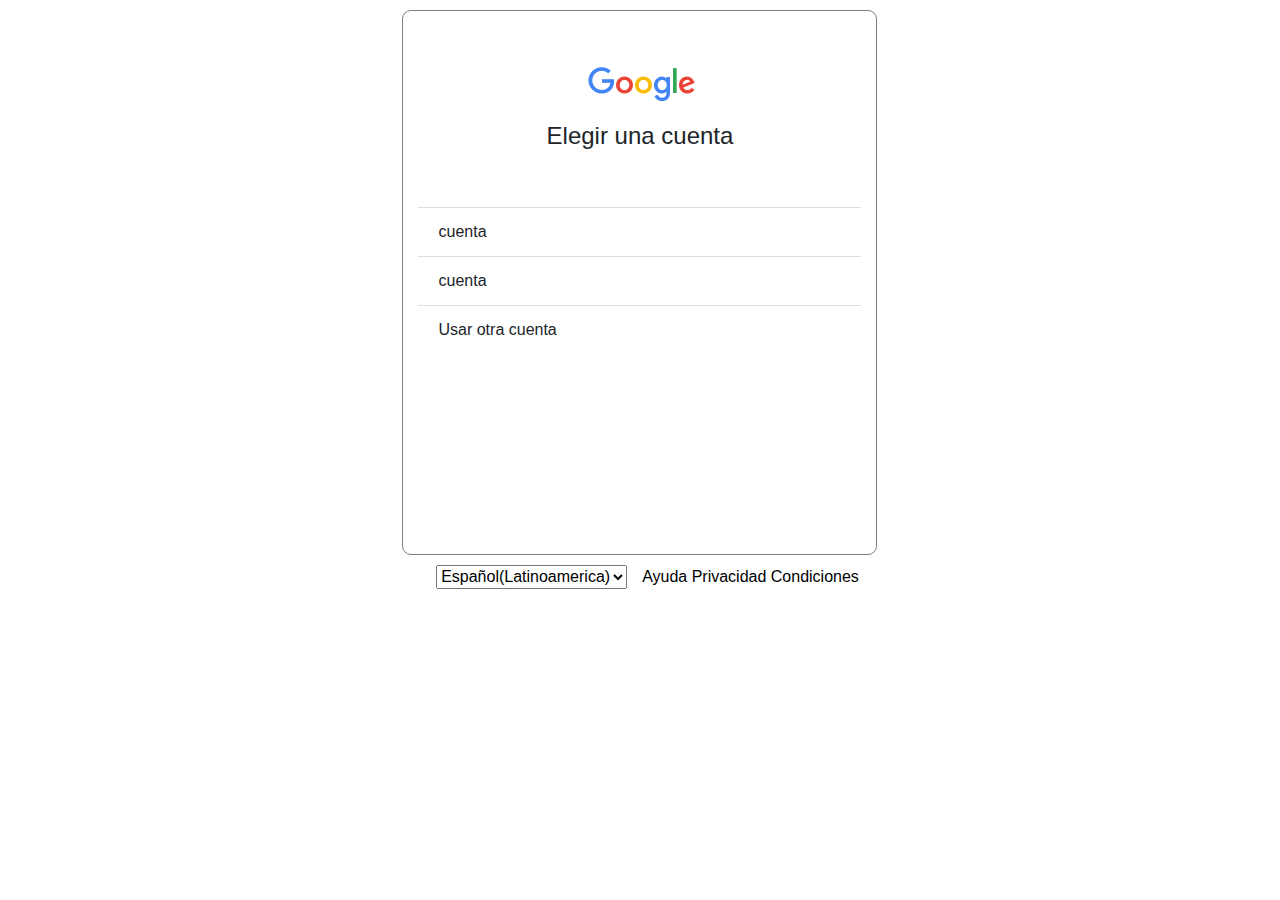
<file: Proyecto Poo/elegir_cuenta.html>
<!DOCTYPE html>
<html lang="es">
<head>
	<meta charset="utf-8">
	<meta name="viewport" content="width=device-width, user-scalable=no, initial-scale=1.0, maximum-scale=1.0, minimum-scale=1.0">
	<link rel="stylesheet" href="css/bootstrap.min.css">
	<link rel="stylesheet" type="text/css" href="css/estilos.css">
	<title>Google Drive: Acceso</title>
	<link rel="shortcut icon" href="img/favicon.ico">
</head>
<body>
		<div class="container">
			<div class="row justify-content-around">
				<div class="col-3"></div>
				<div class="frm col-5" style="padding-bottom: 200px;">
					<br><br>
					<img class="gc" src="img/image8.png">
					<h4 class="text-center">Elegir una cuenta</h4><br><br>
					
						<ul class="list-group list-group-flush">
  							<li class="list-group-item sombra">cuenta</li>
  							<li class="list-group-item sombra">cuenta</li>
  							<li class="list-group-item sombra">Usar otra cuenta</li
						</ul>
				</div>
				<div class="col-md-3"></div>
			</div></div>

	<footer>
			
		<div class="container">
  			<div class="row justify-content-center">
    		<div class="col-auto centro"></div><select name="idioma"><option value="Español(Latinoamerica)">Español(Latinoamerica)</option></select>
    		<div class="col-auto centro">
    			<a href="#">Ayuda</a>
				<a href="#">Privacidad</a>
				<a href="#">Condiciones</a></div>
    
  </div>
</div>
		
	</footer>
	<script src="js/jquery-3.3.1.min.js"></script>
 	<script src="js/bootstrap.min.js"></script>
</body>
</html>
</file>
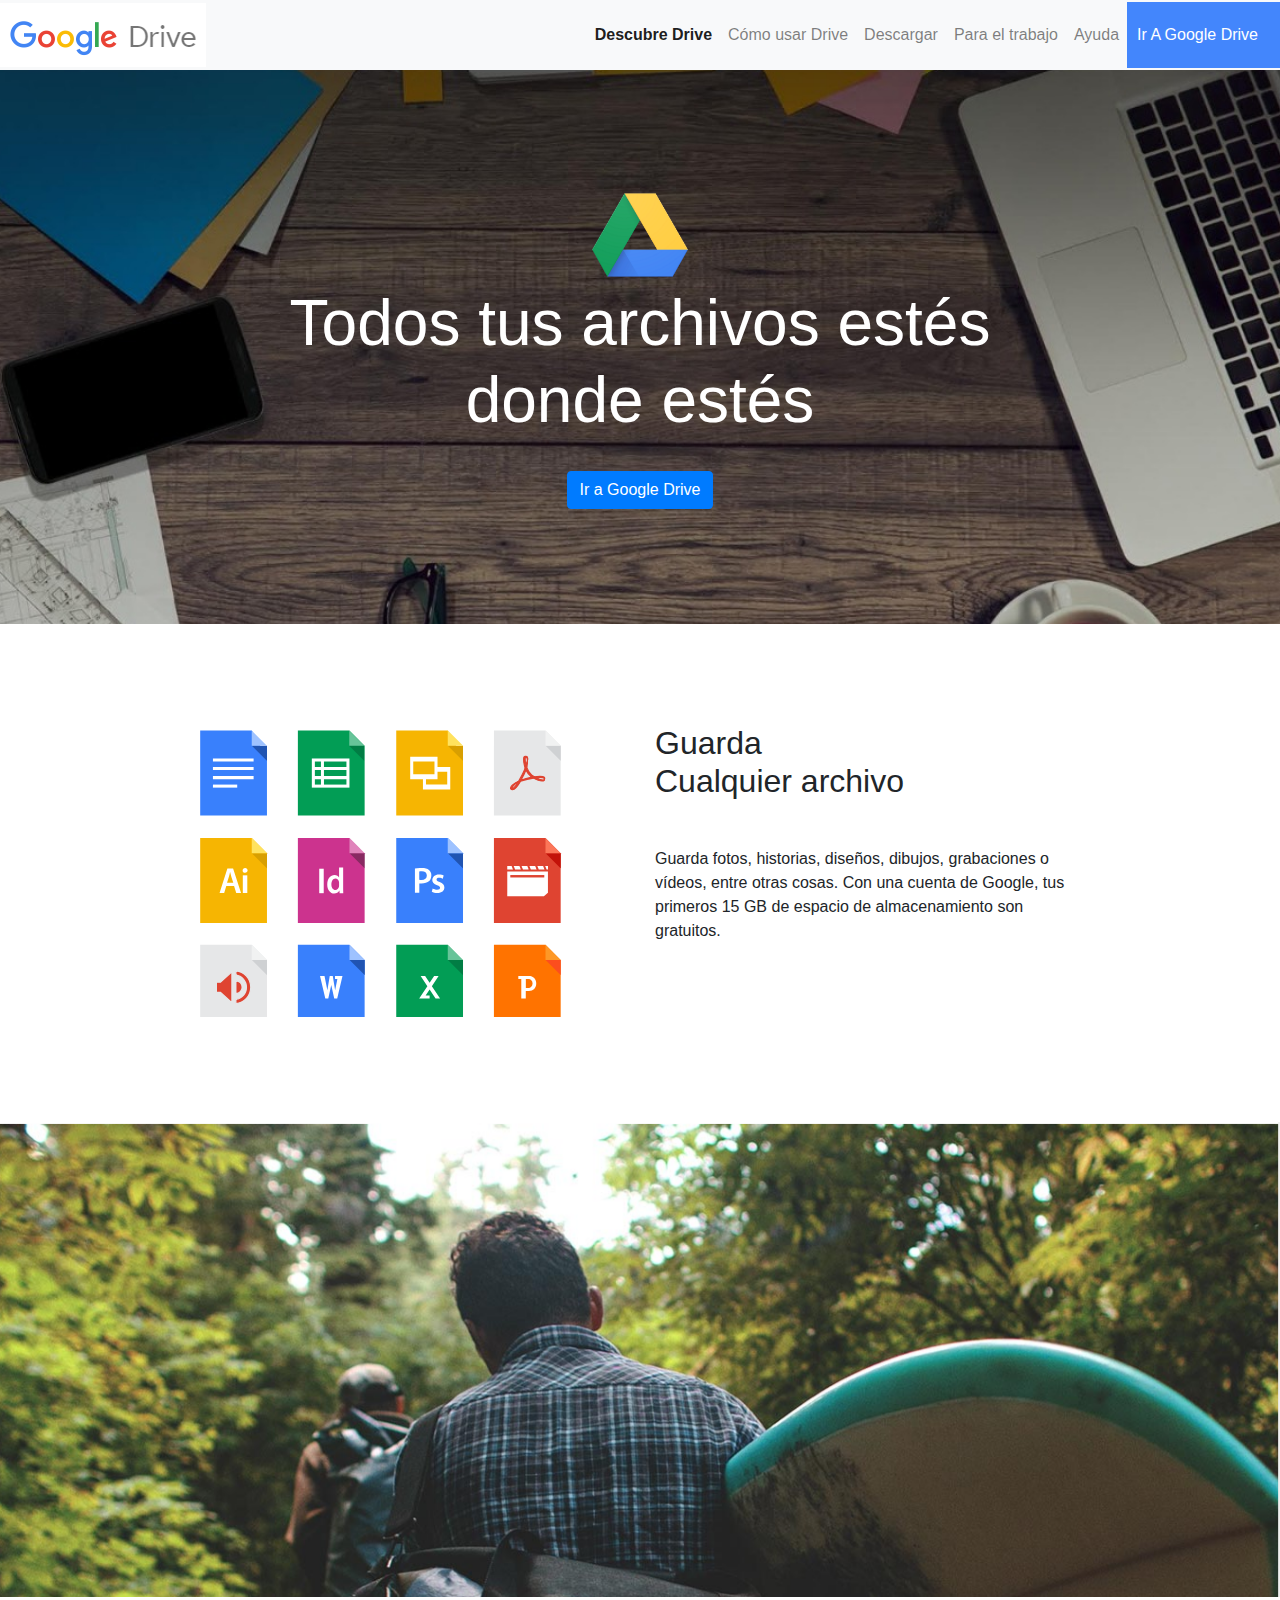
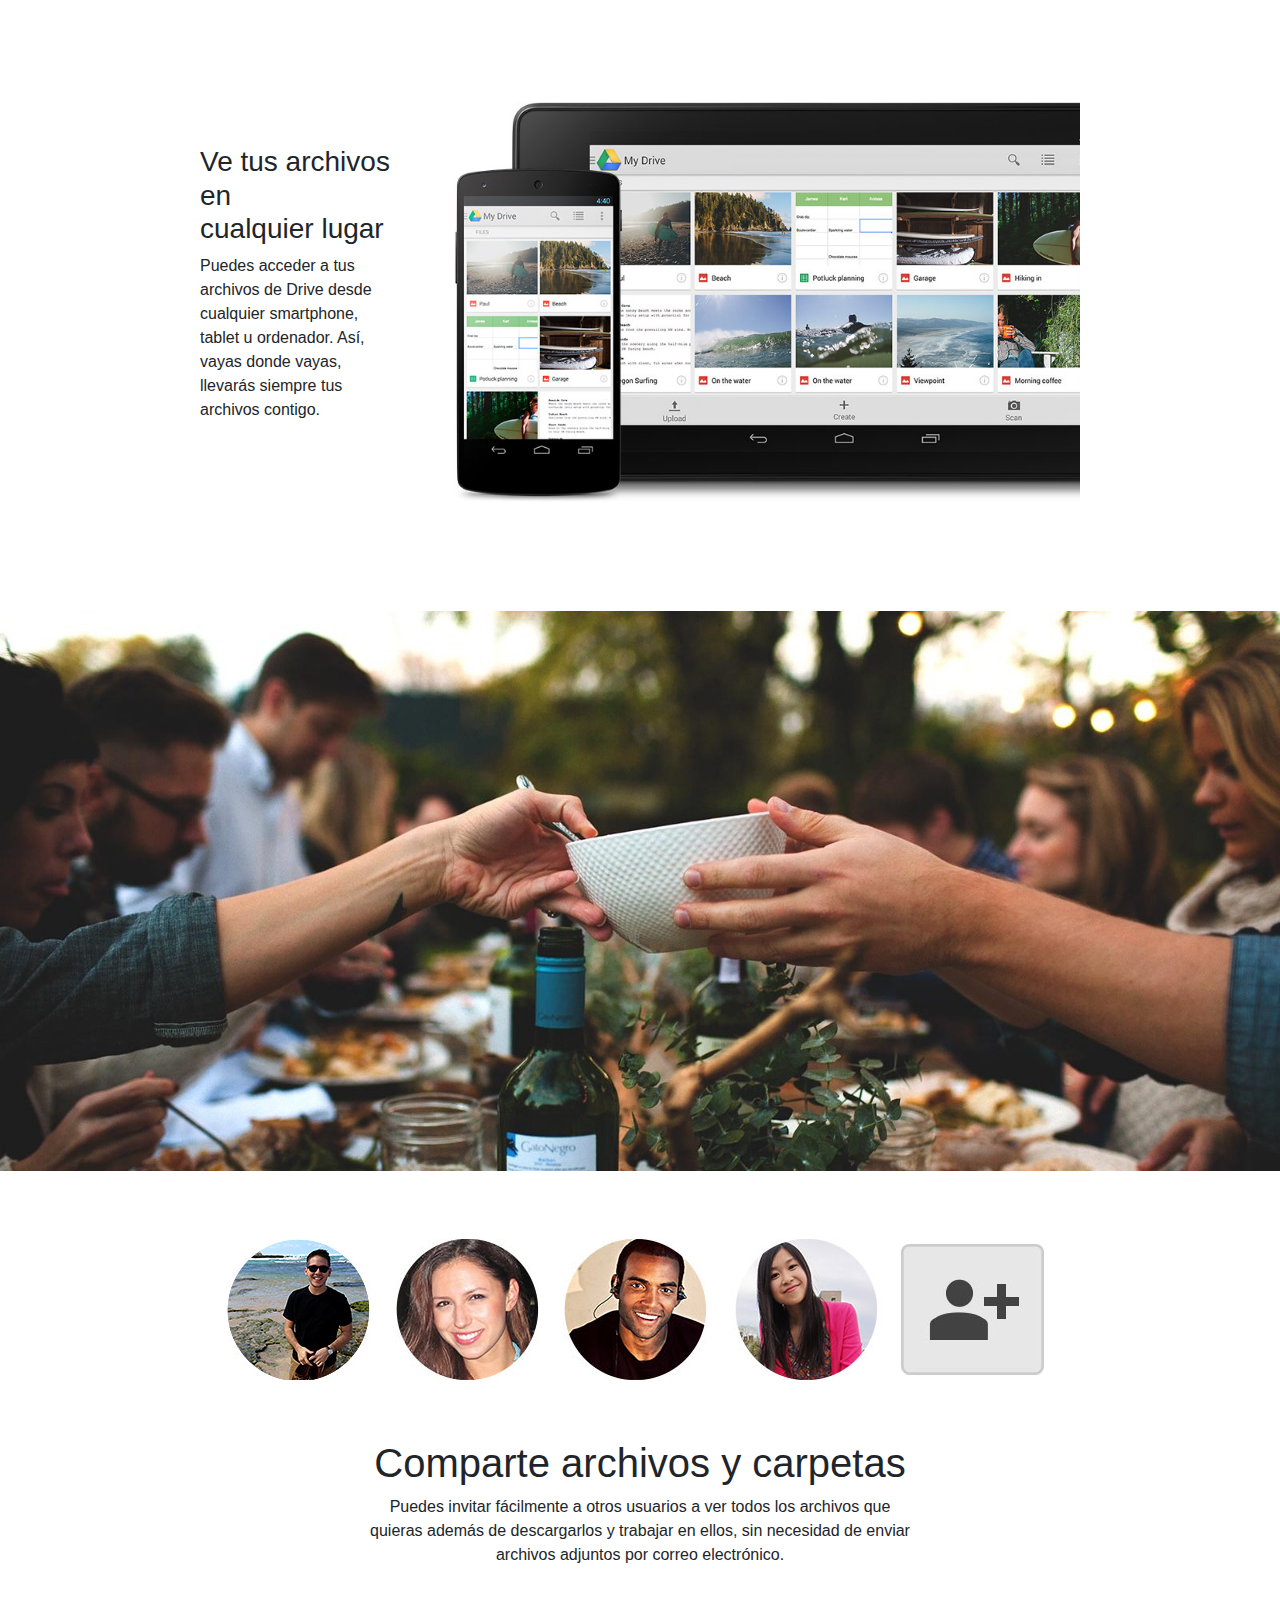
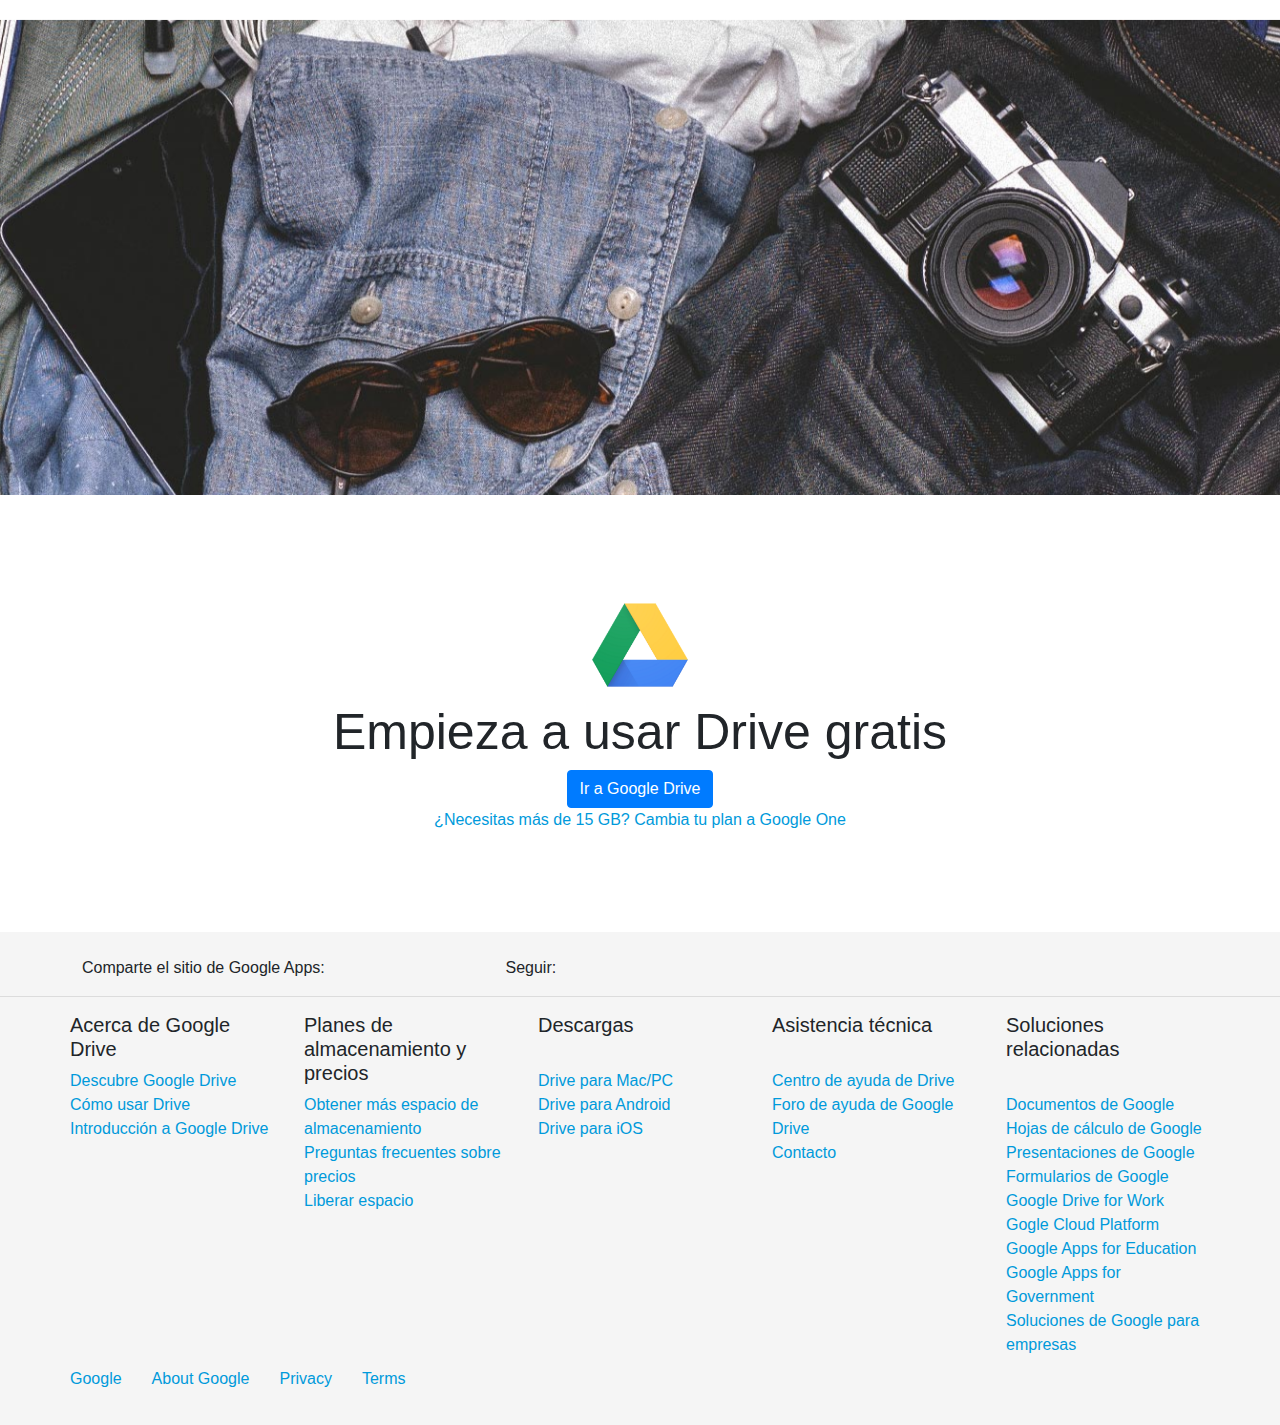
<file: Proyecto Poo/google-drive.html>
<!DOCTYPE html>
<html lang="es">
<head>
	<meta charset="utf-8">
	<meta name="viewport" content="width=device-width, user-scalable=no, initial-scale=1.0, maximum-scale=1.0, minimum-scale=1.0">
	<link rel="stylesheet" href="css/bootstrap.min.css">
	<link rel="stylesheet" href="css/estilos.css">
	<title>Google Drive: almacenamiento y copia de seguridad en la nube, copias de seguridad de fotos, documentos y mucho más</title>
	<link rel="icon" href="img/icono.png">
	
</head>
<body style="background-color: white;" >
	<!--<nav class="nav justify-content-end">
		<a class="nav-link" href="#"><img src="img/gd.png"></a>
		<a class="nav-link active" href="#">Descubre Drive</a>
		<a class="nav-link" href="#">Como usar Drive</a>
		<a class="nav-link" href="#">Descargar </a>
		<a class="nav-link" href="#">Para el trabajo</a>
		<a class="nav-link azul" href="#" style="color: white">Ir A Google Drive</a>
	</nav>-->
	<nav style="background-color: white;" class="navbar navbar-expand-lg navbar-light bg-light">
		<a class="nav-link" href="#"><img  src="img/gd.png " style="width = 131px;"></a>
		<button class="navbar-toggler" type="button" data-toggle="collapse" data-target="#navbarSupportedContent" aria-controls="navbarSupportedContent" aria-expanded="false" aria-label="Toggle navigation">
			<span class="navbar-toggler-icon"></span>
		</button>

		<div class="collapse navbar-collapse" id="navbarSupportedContent">
			<ul class="navbar-nav mr-auto"><li class="nav-item active"></li></ul>
					<div class="my-2 my-lg-0">
					<ul class="navbar-nav mr-auto">
					<li class="nav-item active"><a class="nav-link" href="#"><strong>Descubre Drive</strong></a></li>
					<li class="nav-item"><a class="nav-link" href="#">Cómo usar Drive</a></li>
					<li class="nav-item"><a class="nav-link" href="#">Descargar</a></li>
					<li class="nav-item"><a class="nav-link" href="#">Para el trabajo</a></li>
					<li class="nav-item"><a class="nav-link" href="#">Ayuda</a></li>
					<li class="nav-item"><a class="nav-link-azul" href="Google_Drive/googledrive.html" style="color:white">Ir A Google Drive</a></li>
				</ul>
			</div>
		</div>
	</nav>
	<header class="fondo1">
		<img style="width: 100px; height:100px;margin:auto; display: block; " src="img/icono.png">
		<h1 class="titulo">Todos tus archivos estés<br> donde estés</h1>	
		<div class="col-xs-12">
			<div class="centro">
				<br><a class="btn btn-primary" href="Google_Drive/googledrive.html" >Ir a Google Drive</a>
			</div>
		</div>	
	</header>
	<div class="container">
		<div class="row cuadro">
			<div class="col"><img src="img/image2.png"></div>
			<div class="col"><h2>Guarda<br>Cualquier archivo<br><br></h2> <p>Guarda fotos, historias, diseños, dibujos, grabaciones o vídeos, entre otras cosas. Con una cuenta de Google, tus primeros 15 GB de espacio de almacenamiento son gratuitos.</p></div>
		</div>
	</div>
		<div class="row">
			<div class="img-fluid col-12"><img style="width: 100%" src="img/image3.png"></div>
		</div>
	<div class="container">
		<div class="row cuadro">
			<div class="col"><br><br><h3>Ve tus archivos en<br> cualquier lugar</h3><p>Puedes acceder a tus archivos de Drive desde cualquier smartphone, tablet u ordenador. Así, vayas donde vayas, llevarás siempre tus archivos contigo.</p></div>
			<div class="col-auto align-self-end"><img style="width: 100%" src="img/image4.png"></div>
		</div>
	</div>
	<div class="row">
			<div class="col"><img style="width: 100%" src="img/image5.jpeg"></div>
		</div>
		<div class="container">
			<div class="row justify-content-center">
				<div class="columna col" style="margin-top: 45px;"><img src="img/image6.png"></div>
			</div>
			<div class="row">
				<div class="columna col" style="margin: 35px;"><h1>Comparte archivos y carpetas</h1><p>Puedes invitar fácilmente a otros usuarios a ver todos los archivos que<br> quieras además de descargarlos y trabajar en ellos, sin necesidad de enviar<br> archivos adjuntos por correo electrónico.</p></div>
			</div>
		</div>
		<div class="row">
			<div class="col"><img style="width: 100%" src="img/image7.png"></div>
		</div>
		<div class="container">
			<div class="row" style="margin-top: 100px"; >
				<div class= "col"><img style="width: 100px; height:100px;margin:auto; display: block; " src="img/icono.png">
				</div>
			</div>
			<div class="row">
				<div class="col columna" style="font-size: 50px;">Empieza a usar Drive gratis</div>
			</div>
			<div class="row">
				<div class="col columna"><a class="btn btn-primary" href="Google_Drive/googledrive.html" >Ir a Google Drive</a></div>
			</div>
			<div class="row">
				<div class="col columna" style="margin-bottom: 100px;"><a href="#" style="color: #009ADB">¿Necesitas más de 15 GB? Cambia tu plan a Google One</a></div>
			</div>
		</div>
		<footer style="background-color:#F5F5F5;">
			<br>
			<div class="row justify-content-start">
				<div class="col-4 columna">Comparte el sitio de Google Apps:</div>
				<div class="col-2 columna">Seguir:</div>
			</div>
			<hr style="color: black">
			<div class="container" style="background-color:#F5F5F5;margin: auto; padding: 0px; ">
				<div class="row " >
					<div class="col"><h5>Acerca de Google Drive</h5><div class="row"><div class="col">
						<a href="#" style="color:#009ADB">Descubre Google Drive</a>
						<br><a href="#" style="color:#009ADB">Cómo usar Drive</a>
						<br><a href="#" style="color:#009ADB">Introducción a Google Drive</a></div></div></div>
				<div class="col"><h5>Planes de almacenamiento y precios</h5><div class="row"><div class="col">
					<a href="#" style="color: #009ADB">Obtener más espacio de almacenamiento</a>
					<br><a href="#" style="color: #009ADB">Preguntas frecuentes sobre precios</a>
					<br><a href="#" style="color: #009ADB">Liberar espacio</a>
				</div></div></div>
					<div class="col"><h5>Descargas</h5><div class="row"><div class="col">
						<br><a href="#" style="color: #009ADB">Drive para Mac/PC</a>
						<br><a href="#" style="color: #009ADB">Drive para Android</a>
						<br><a href="#" style="color: #009ADB">Drive para iOS</a>
					</div></div></div>
					<div class="col"><h5>Asistencia técnica</h5><div class="row"><div class="col">
						<br><a href="#" style="color: #009ADB">Centro de ayuda de Drive</a>
						<br><a href="#" style="color: #009ADB">Foro de ayuda de Google Drive</a>
						<br><a href="#" style="color: #009ADB">Contacto</a>
					</div></div></div>
					<div class="col"><h5>Soluciones relacionadas</h5><div class="row"><div class="col">
						<br><a href="#" style="color: #009ADB">Documentos de Google</a>
						<br><a href="#" style="color: #009ADB">Hojas de cálculo de Google</a>
						<br><a href="#" style="color: #009ADB">Presentaciones de Google</a>
						<br><a href="#" style="color: #009ADB">Formularios de Google</a>
						<br><a href="#" style="color: #009ADB">Google Drive for Work</a>
						<br><a href="#" style="color: #009ADB">Gogle Cloud Platform</a>
						<br><a href="#" style="color: #009ADB">Google Apps for Education</a>
						<br><a href="#" style="color: #009ADB">Google Apps for Government</a>
						<br><a href="#" style="color: #009ADB">Soluciones de Google para empresas</a>
					</div></div></div>
				</div>
				
			</div>
			<div class="row justify-content-start" style="background-color:#F5F5F5; padding-top: 10px;margin-bottom: 10px; padding-left: 70px;">
				<div class="col-auto columna"><a href="#"style="color: #009ADB">Google</a></div>
				<div class="col-auto columna"><a href="#"style="color: #009ADB">About Google</a></div>
				<div class="col-auto columna"><a href="#"style="color: #009ADB">Privacy</a></div>
				<div class="col-auto columna"><a href="#"style="color: #009ADB">Terms</a></div>
			</div>
			<br>
		</footer>
	
	

	<script src="js/jquery-3.3.1.min.js"></script>
 	<script src="js/bootstrap.min.js"></script>
</body>
</html>
</file>
<file: Proyecto Poo/css/estilos.css>
*{
	margin: 0;
	padding: 0;
}

a{
	color: black;
}


.navbar{
	background: white;
	margin: 0;
	padding: 0px;
	height:70px;
}
.nav-item {
	margin: 0;
	padding: 0;
}
.nav-link {
	margin: 0px;
	padding: 0px;


}

.fondo1{
	background-image: url(../img/image1.jpeg);
	background-repeat: no-repeat;
	background-size: cover;
	background-position: center center;
	background-attachment: fixed;
	padding: 115px;
}

.botonInicio{
	color:white; 
	border-radius:0em;
	padding: 15px;
    padding-left: 25px;
    padding-right: 25px
}

.nav-link-azul{
	background: #4386fc;
	color: white;
	padding-top: 24px;
	padding-bottom: 25px;
	padding-right: 22px;
	padding-left: 10px;
	
}

.cuadro{
	margin: 100px;
}
.nav-link:hover{
	color: black;
	text-decoration: underline;
}

.titulo{
	color: white;
	text-align: center;
	font-size: 4em;
}
.centro{
	display: block;
	text-align: center;

}
.espacio{
	padding: 20px;
	margin-top: 40px;
	margin-bottom: 40px;
}

.columna{
	text-align: center;

}
.footer{
	background-color: #F9F9F9;
}
/* Formulario 1 */

.frm{
	border: gray solid 1px;
	 border-radius: 9px; 
	 margin-top: 10px; 
	 margin-bottom: 10px;
	 
}
.frmb{
	padding: 0px;
    margin-top: 2px;
    margin-bottom: 5px
}

.gc{
	padding-left: 166px;
    padding-bottom: 15px;
}

.caja{
	padding: 25px;
	width: 90%;
	margin-left: 20px;


}

.mv{
	padding-left: 15px;
}
.mv2{
	margin-right: 25px;

}
.acolor{

	color: #009ADB;
}
.acolor:hover{
	text-decoration:none;
cursor: pointer;
color: #009ADB;
}
.fb{
	background-color:#2F53D6; 
	color: white;
	margin-left:130px;
}
.fb1{
	background-color:#2F53D6; 
	color: white;
	margin-left:90px;
}
.btn-sg{
	padding:5px;
	border: 1px solid #009ADB;
	border-radius: 5px;
	padding-left: 13px;
	padding-right: 13px;
	display: block; 
	float: right
}
.btn-sg:hover{
	cursor: pointer;

}
.espacio{
	padding-left:10px ;
	
}

/* Formulario 2 */
.frm-brd{
 padding: 30px; 
 border: solid 1px #DADCE0;
 border-radius: 9px;
}

.lt{
	font-size: 27px;
}
.lte{
	font-size: 15px;
}

/* Formulario 3 */
 
.sombra:hover{
	border-radius: 5px;
	background-color: #EEEEEE; 
	color: black;
	text-decoration: none;
 }
</file>
